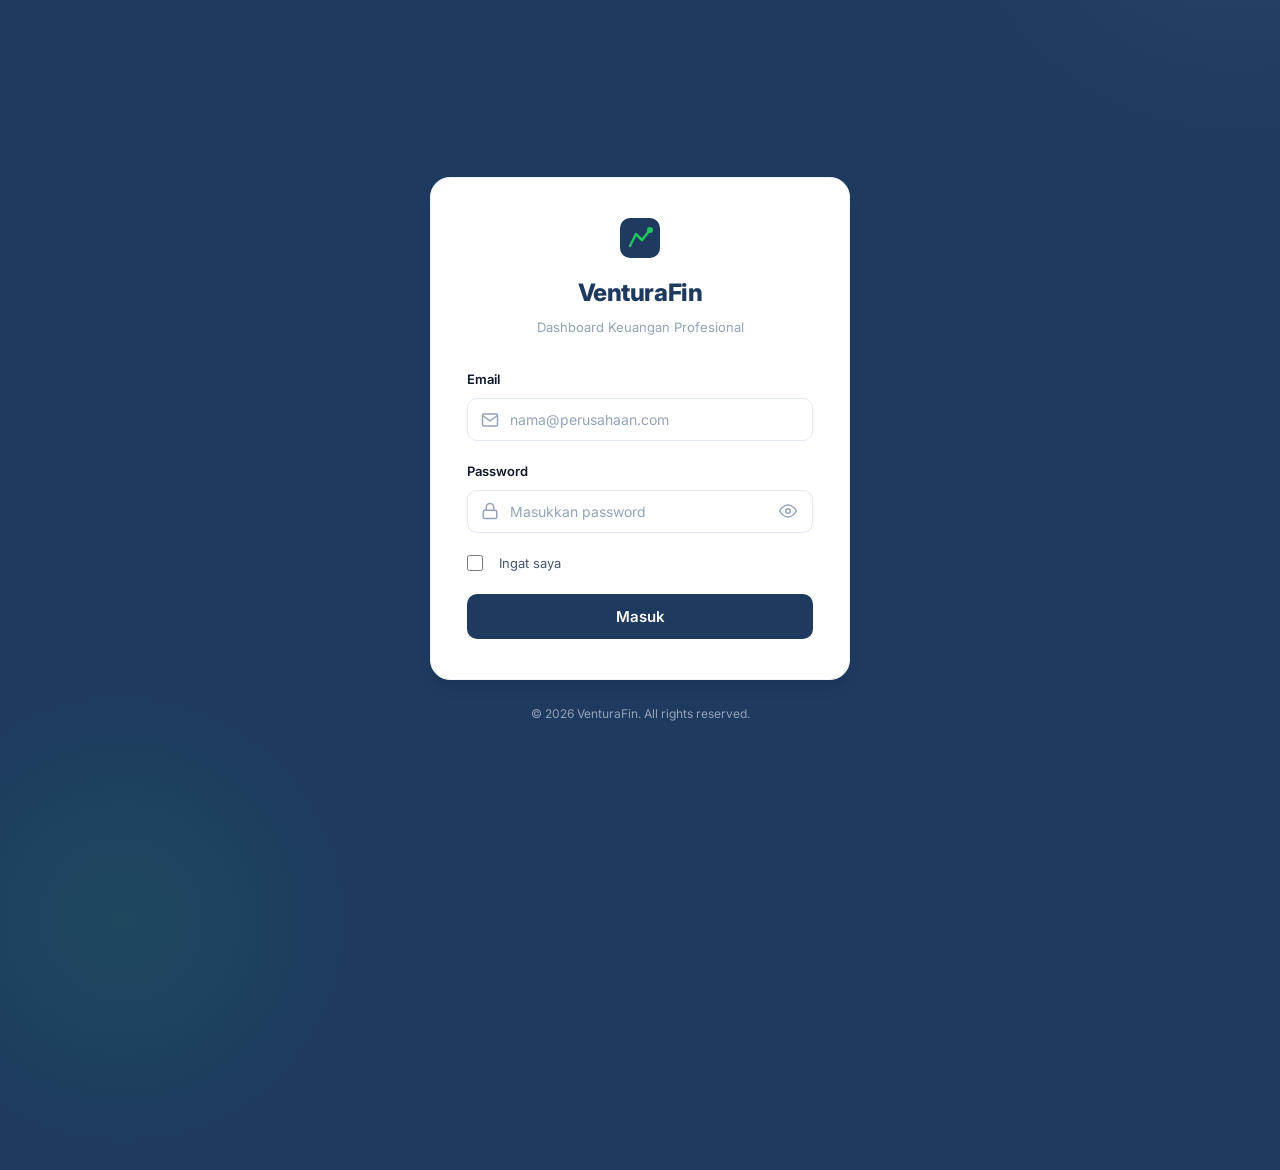
<file: index.html>
<!DOCTYPE html>
<html lang="id">
<head>
    <meta charset="UTF-8">
    <meta name="viewport" content="width=device-width, initial-scale=1.0">
    <meta name="description" content="VenturaFin - Dashboard Laporan Keuangan Profesional untuk UKM">
    <title>VenturaFin — Login</title>
    <link rel="preconnect" href="https://fonts.googleapis.com">
    <link rel="preconnect" href="https://fonts.gstatic.com" crossorigin>
    <link href="https://fonts.googleapis.com/css2?family=Inter:wght@300;400;500;600;700;800&display=swap" rel="stylesheet">
    <link rel="stylesheet" href="css/style.css">
    <link rel="stylesheet" href="css/login.css">
</head>
<body class="login-body">
    <div class="login-container">
        <div class="login-card">
            <div class="login-logo">
                <div class="logo-icon">
                    <svg width="40" height="40" viewBox="0 0 40 40" fill="none">
                        <rect width="40" height="40" rx="10" fill="#1E3A5F"/>
                        <path d="M10 28L16 16L22 22L30 12" stroke="#22C55E" stroke-width="2.5" stroke-linecap="round" stroke-linejoin="round"/>
                        <circle cx="30" cy="12" r="3" fill="#22C55E"/>
                    </svg>
                </div>
                <h1 class="logo-text">VenturaFin</h1>
                <p class="logo-subtitle">Dashboard Keuangan Profesional</p>
            </div>

            <form id="loginForm" class="login-form" autocomplete="off">
                <div class="form-group">
                    <label for="loginEmail">Email</label>
                    <div class="input-wrapper">
                        <svg class="input-icon" width="18" height="18" viewBox="0 0 24 24" fill="none" stroke="currentColor" stroke-width="2"><path d="M4 4h16c1.1 0 2 .9 2 2v12c0 1.1-.9 2-2 2H4c-1.1 0-2-.9-2-2V6c0-1.1.9-2 2-2z"/><polyline points="22,6 12,13 2,6"/></svg>
                        <input type="email" id="loginEmail" placeholder="nama@perusahaan.com" required>
                    </div>
                </div>
                <div class="form-group">
                    <label for="loginPassword">Password</label>
                    <div class="input-wrapper">
                        <svg class="input-icon" width="18" height="18" viewBox="0 0 24 24" fill="none" stroke="currentColor" stroke-width="2"><rect x="3" y="11" width="18" height="11" rx="2" ry="2"/><path d="M7 11V7a5 5 0 0 1 10 0v4"/></svg>
                        <input type="password" id="loginPassword" placeholder="Masukkan password" required>
                        <button type="button" class="toggle-password" id="togglePassword" aria-label="Toggle password visibility">
                            <svg class="eye-open" width="18" height="18" viewBox="0 0 24 24" fill="none" stroke="currentColor" stroke-width="2"><path d="M1 12s4-8 11-8 11 8 11 8-4 8-11 8-11-8-11-8z"/><circle cx="12" cy="12" r="3"/></svg>
                            <svg class="eye-closed" width="18" height="18" viewBox="0 0 24 24" fill="none" stroke="currentColor" stroke-width="2" style="display:none"><path d="M17.94 17.94A10.07 10.07 0 0 1 12 20c-7 0-11-8-11-8a18.45 18.45 0 0 1 5.06-5.94M9.9 4.24A9.12 9.12 0 0 1 12 4c7 0 11 8 11 8a18.5 18.5 0 0 1-2.16 3.19m-6.72-1.07a3 3 0 1 1-4.24-4.24"/><line x1="1" y1="1" x2="23" y2="23"/></svg>
                        </button>
                    </div>
                </div>
                <div class="form-options">
                    <label class="remember-me">
                        <input type="checkbox" id="rememberMe">
                        <span class="checkmark"></span>
                        Ingat saya
                    </label>
                </div>
                <button type="submit" class="btn-login" id="btnLogin">
                    <span class="btn-text">Masuk</span>
                    <span class="btn-loader" style="display:none">
                        <svg class="spinner" width="20" height="20" viewBox="0 0 24 24"><circle cx="12" cy="12" r="10" stroke="currentColor" stroke-width="3" fill="none" stroke-dasharray="30 70" stroke-linecap="round"/></svg>
                    </span>
                </button>
                <div class="login-error" id="loginError" style="display:none">
                    <svg width="16" height="16" viewBox="0 0 24 24" fill="none" stroke="currentColor" stroke-width="2"><circle cx="12" cy="12" r="10"/><line x1="15" y1="9" x2="9" y2="15"/><line x1="9" y1="9" x2="15" y2="15"/></svg>
                    <span id="loginErrorText"></span>
                </div>
            </form>


        </div>

        <div class="login-footer">
            <p>&copy; 2026 VenturaFin. All rights reserved.</p>
        </div>
    </div>

    <script src="js/data.js"></script>
    <script src="js/auth.js"></script>
    <script src="js/login.js"></script>
</body>
</html>
</file>
<file: css/style.css>
/* ========================================
   VenturaFin - Global Design System
   ======================================== */

/* --- CSS Custom Properties --- */
:root {
    /* Colors */
    --color-primary: #1E3A5F;
    --color-primary-light: #2a4f7f;
    --color-primary-dark: #152c49;
    --color-primary-50: rgba(30, 58, 95, 0.05);
    --color-primary-100: rgba(30, 58, 95, 0.1);
    
    --color-income: #22C55E;
    --color-income-light: #4ade80;
    --color-income-bg: rgba(34, 197, 94, 0.08);
    --color-income-border: rgba(34, 197, 94, 0.2);
    
    --color-expense: #EF4444;
    --color-expense-light: #f87171;
    --color-expense-bg: rgba(239, 68, 68, 0.08);
    --color-expense-border: rgba(239, 68, 68, 0.2);
    
    --color-accent: #3B82F6;
    --color-accent-light: #60a5fa;
    --color-accent-bg: rgba(59, 130, 246, 0.08);

    --color-warning: #F59E0B;
    --color-warning-bg: rgba(245, 158, 11, 0.08);

    /* Neutrals */
    --white: #FFFFFF;
    --bg-body: #F5F7FA;
    --bg-card: #FFFFFF;
    --bg-sidebar: #FFFFFF;
    --bg-hover: #F1F5F9;
    --bg-selected: #EEF2FF;

    --text-primary: #0F172A;
    --text-secondary: #475569;
    --text-tertiary: #94A3B8;
    --text-inverse: #FFFFFF;

    --border-color: #E2E8F0;
    --border-light: #F1F5F9;
    
    /* Shadows */
    --shadow-xs: 0 1px 2px rgba(0, 0, 0, 0.04);
    --shadow-sm: 0 1px 3px rgba(0, 0, 0, 0.06), 0 1px 2px rgba(0, 0, 0, 0.04);
    --shadow-md: 0 4px 6px -1px rgba(0, 0, 0, 0.07), 0 2px 4px -2px rgba(0, 0, 0, 0.05);
    --shadow-lg: 0 10px 15px -3px rgba(0, 0, 0, 0.08), 0 4px 6px -4px rgba(0, 0, 0, 0.05);
    --shadow-xl: 0 20px 25px -5px rgba(0, 0, 0, 0.1), 0 8px 10px -6px rgba(0, 0, 0, 0.05);

    /* Radii */
    --radius-sm: 6px;
    --radius-md: 10px;
    --radius-lg: 14px;
    --radius-xl: 20px;
    --radius-full: 9999px;

    /* Typography */
    --font-family: 'Inter', -apple-system, BlinkMacSystemFont, 'Segoe UI', sans-serif;
    --font-size-xs: 0.75rem;
    --font-size-sm: 0.8125rem;
    --font-size-base: 0.875rem;
    --font-size-md: 0.9375rem;
    --font-size-lg: 1.125rem;
    --font-size-xl: 1.25rem;
    --font-size-2xl: 1.5rem;
    --font-size-3xl: 1.875rem;

    /* Transitions */
    --transition-fast: 150ms ease;
    --transition-normal: 250ms ease;
    --transition-slow: 350ms ease;

    /* Layout */
    --sidebar-width: 260px;
    --sidebar-collapsed: 0px;
    --header-height: 64px;
}

/* --- Reset & Base --- */
*, *::before, *::after {
    margin: 0;
    padding: 0;
    box-sizing: border-box;
}

html {
    scroll-behavior: smooth;
    -webkit-font-smoothing: antialiased;
    -moz-osx-font-smoothing: grayscale;
}

body {
    font-family: var(--font-family);
    font-size: var(--font-size-base);
    color: var(--text-primary);
    background-color: var(--bg-body);
    line-height: 1.6;
    min-height: 100vh;
}

a {
    text-decoration: none;
    color: inherit;
}

img {
    max-width: 100%;
    display: block;
}

button {
    cursor: pointer;
    border: none;
    background: none;
    font-family: inherit;
    font-size: inherit;
}

input, select, textarea {
    font-family: inherit;
    font-size: var(--font-size-base);
}

table {
    border-collapse: collapse;
    width: 100%;
}

/* --- Utility Classes --- */
.btn {
    display: inline-flex;
    align-items: center;
    justify-content: center;
    gap: 8px;
    padding: 10px 20px;
    font-size: var(--font-size-base);
    font-weight: 500;
    border-radius: var(--radius-md);
    transition: all var(--transition-fast);
    cursor: pointer;
    border: 1px solid transparent;
    white-space: nowrap;
}

.btn-sm {
    padding: 6px 14px;
    font-size: var(--font-size-sm);
    border-radius: var(--radius-sm);
}

.btn-primary {
    background: var(--color-primary);
    color: var(--text-inverse);
}
.btn-primary:hover {
    background: var(--color-primary-light);
    transform: translateY(-1px);
    box-shadow: var(--shadow-md);
}

.btn-secondary {
    background: var(--bg-hover);
    color: var(--text-secondary);
    border-color: var(--border-color);
}
.btn-secondary:hover {
    background: var(--border-color);
}

.btn-accent {
    background: var(--color-accent);
    color: var(--text-inverse);
}
.btn-accent:hover {
    background: var(--color-accent-light);
    transform: translateY(-1px);
    box-shadow: var(--shadow-md);
}

.btn-danger {
    background: var(--color-expense);
    color: var(--text-inverse);
}
.btn-danger:hover {
    background: var(--color-expense-light);
}

.btn-ghost {
    background: transparent;
    color: var(--text-secondary);
}
.btn-ghost:hover {
    background: var(--bg-hover);
}

.btn-income {
    background: var(--color-income-bg);
    color: var(--color-income);
    border-color: var(--color-income-border);
}
.btn-income:hover {
    background: var(--color-income);
    color: var(--white);
}

.btn-expense {
    background: var(--color-expense-bg);
    color: var(--color-expense);
    border-color: var(--color-expense-border);
}
.btn-expense:hover {
    background: var(--color-expense);
    color: var(--white);
}

.btn-link {
    color: var(--color-accent);
    font-weight: 500;
    font-size: var(--font-size-sm);
    transition: color var(--transition-fast);
}
.btn-link:hover {
    color: var(--color-primary);
}

/* --- Form Elements --- */
.form-group {
    display: flex;
    flex-direction: column;
    gap: 6px;
}

.form-group label {
    font-size: var(--font-size-sm);
    font-weight: 500;
    color: var(--text-secondary);
}

.form-group input,
.form-group select,
.form-group textarea {
    padding: 10px 14px;
    border: 1.5px solid var(--border-color);
    border-radius: var(--radius-md);
    background: var(--white);
    color: var(--text-primary);
    transition: all var(--transition-fast);
    outline: none;
}

.form-group input:focus,
.form-group select:focus,
.form-group textarea:focus {
    border-color: var(--color-primary);
    box-shadow: 0 0 0 3px var(--color-primary-50);
}

.form-group input::placeholder,
.form-group textarea::placeholder {
    color: var(--text-tertiary);
}

.form-group textarea {
    resize: vertical;
    min-height: 80px;
}

.form-row {
    display: grid;
    grid-template-columns: 1fr 1fr;
    gap: 16px;
}

.form-actions {
    display: flex;
    justify-content: flex-end;
    gap: 12px;
    margin-top: 8px;
}

/* --- Data Table --- */
.data-table {
    width: 100%;
    border-collapse: collapse;
}

.data-table thead {
    background: var(--bg-body);
}

.data-table th {
    padding: 12px 16px;
    text-align: left;
    font-size: var(--font-size-xs);
    font-weight: 600;
    color: var(--text-tertiary);
    text-transform: uppercase;
    letter-spacing: 0.05em;
    border-bottom: 1px solid var(--border-color);
}

.data-table td {
    padding: 14px 16px;
    font-size: var(--font-size-base);
    border-bottom: 1px solid var(--border-light);
    color: var(--text-primary);
}

.data-table tbody tr {
    transition: background var(--transition-fast);
}

.data-table tbody tr:hover {
    background: var(--bg-hover);
}

/* --- Modal --- */
.modal-overlay {
    position: fixed;
    top: 0;
    left: 0;
    right: 0;
    bottom: 0;
    background: rgba(15, 23, 42, 0.5);
    backdrop-filter: blur(4px);
    display: flex;
    align-items: center;
    justify-content: center;
    z-index: 1000;
    animation: fadeIn 0.2s ease;
}

.modal-card {
    background: var(--white);
    border-radius: var(--radius-lg);
    padding: 32px;
    max-width: 440px;
    width: 90%;
    box-shadow: var(--shadow-xl);
    text-align: center;
    animation: slideUp 0.3s ease;
}

.modal-card.modal-form {
    text-align: left;
    max-width: 500px;
}

.modal-header {
    display: flex;
    align-items: center;
    justify-content: space-between;
    margin-bottom: 24px;
}

.modal-header h3 {
    font-size: var(--font-size-lg);
    font-weight: 600;
}

.modal-close {
    width: 32px;
    height: 32px;
    display: flex;
    align-items: center;
    justify-content: center;
    border-radius: var(--radius-sm);
    font-size: 1.5rem;
    color: var(--text-tertiary);
    transition: all var(--transition-fast);
}
.modal-close:hover {
    background: var(--bg-hover);
    color: var(--text-primary);
}

.modal-icon {
    width: 56px;
    height: 56px;
    border-radius: var(--radius-full);
    display: flex;
    align-items: center;
    justify-content: center;
    margin: 0 auto 16px;
}
.modal-icon.danger {
    background: var(--color-expense-bg);
    color: var(--color-expense);
}

.modal-card h3 {
    font-size: var(--font-size-lg);
    margin-bottom: 8px;
}

.modal-card p {
    color: var(--text-secondary);
    font-size: var(--font-size-base);
    margin-bottom: 24px;
}

.modal-actions {
    display: flex;
    gap: 12px;
    justify-content: center;
}

.modal-form .form-group {
    margin-bottom: 16px;
}

/* --- Toast --- */
.toast {
    position: fixed;
    bottom: 24px;
    right: 24px;
    background: var(--color-income);
    color: white;
    padding: 14px 24px;
    border-radius: var(--radius-md);
    display: flex;
    align-items: center;
    gap: 10px;
    font-weight: 500;
    box-shadow: var(--shadow-lg);
    z-index: 9999;
    animation: toastIn 0.4s ease;
}

/* --- Badges --- */
.badge {
    display: inline-flex;
    align-items: center;
    padding: 3px 10px;
    border-radius: var(--radius-full);
    font-size: var(--font-size-xs);
    font-weight: 600;
    letter-spacing: 0.02em;
}

.badge-income {
    background: var(--color-income-bg);
    color: var(--color-income);
}

.badge-expense {
    background: var(--color-expense-bg);
    color: var(--color-expense);
}

.badge-active {
    background: var(--color-income-bg);
    color: var(--color-income);
}

.badge-inactive {
    background: var(--bg-hover);
    color: var(--text-tertiary);
}

.badge-admin {
    background: var(--color-accent-bg);
    color: var(--color-accent);
}

.badge-user {
    background: var(--bg-hover);
    color: var(--text-secondary);
}

/* --- Page Elements --- */
.page-heading {
    margin-bottom: 24px;
}
.page-heading h1 {
    font-size: var(--font-size-2xl);
    font-weight: 700;
    color: var(--text-primary);
    margin-bottom: 4px;
}
.page-heading p {
    color: var(--text-secondary);
    font-size: var(--font-size-base);
}

.section-header {
    display: flex;
    align-items: center;
    justify-content: space-between;
    margin-bottom: 16px;
}
.section-header h2 {
    font-size: var(--font-size-lg);
    font-weight: 600;
}

.table-card {
    background: var(--bg-card);
    border-radius: var(--radius-lg);
    border: 1px solid var(--border-color);
    overflow: hidden;
}

.table-wrapper {
    overflow-x: auto;
}

.table-info {
    padding: 16px 20px;
    border-bottom: 1px solid var(--border-light);
    font-size: var(--font-size-sm);
    color: var(--text-secondary);
}

.empty-state {
    padding: 48px 24px;
    text-align: center;
    color: var(--text-tertiary);
}
.empty-state svg {
    margin: 0 auto 12px;
}

/* --- Animations --- */
@keyframes fadeIn {
    from { opacity: 0; }
    to { opacity: 1; }
}

@keyframes slideUp {
    from { 
        opacity: 0;
        transform: translateY(20px) scale(0.97);
    }
    to { 
        opacity: 1;
        transform: translateY(0) scale(1);
    }
}

@keyframes toastIn {
    from {
        opacity: 0;
        transform: translateX(100px);
    }
    to {
        opacity: 1;
        transform: translateX(0);
    }
}

@keyframes spin {
    to { transform: rotate(360deg); }
}

.spinner {
    animation: spin 0.8s linear infinite;
}

/* --- Scrollbar --- */
::-webkit-scrollbar {
    width: 6px;
    height: 6px;
}
::-webkit-scrollbar-track {
    background: transparent;
}
::-webkit-scrollbar-thumb {
    background: var(--border-color);
    border-radius: 3px;
}
::-webkit-scrollbar-thumb:hover {
    background: var(--text-tertiary);
}

/* --- Responsive --- */
@media (max-width: 768px) {
    .form-row {
        grid-template-columns: 1fr;
    }
    .modal-card {
        margin: 16px;
    }
}
</file>
<file: css/login.css>
/* ========================================
   VenturaFin - Login Page Styles
   ======================================== */

.login-body {
    background: #1E3A5F !important; /* Navy Blue Background - !important untuk override style.css */
    min-height: 100vh;
    display: flex;
    align-items: center;
    justify-content: center;
    padding: 20px;
    position: relative;
    overflow: hidden;
}

/* Override body default background khusus halaman login */
body.login-body {
    background-color: #1E3A5F !important;
}

/* Decorative background pattern */
.login-body::before {
    content: '';
    position: absolute;
    top: -50%;
    right: -20%;
    width: 600px;
    height: 600px;
    background: radial-gradient(circle, rgba(255, 255, 255, 0.05) 0%, transparent 70%);
    border-radius: 50%;
}
.login-body::after {
    content: '';
    position: absolute;
    bottom: -30%;
    left: -10%;
    width: 500px;
    height: 500px;
    background: radial-gradient(circle, rgba(34, 197, 94, 0.1) 0%, transparent 70%);
    border-radius: 50%;
}

.login-container {
    display: flex;
    flex-direction: column;
    align-items: center;
    gap: 24px;
    width: 100%;
    max-width: 420px;
    position: relative;
    z-index: 1;
    animation: fadeIn 0.5s ease;
}

.login-card {
    background: var(--white);
    border-radius: var(--radius-xl);
    padding: 40px 36px;
    width: 100%;
    box-shadow: var(--shadow-lg);
    border: 1px solid var(--border-light);
}

/* Logo */
.login-logo {
    text-align: center;
    margin-bottom: 32px;
}

.logo-icon {
    display: inline-flex;
    margin-bottom: 16px;
    animation: slideUp 0.5s ease;
}

.logo-text {
    font-size: var(--font-size-2xl);
    font-weight: 800;
    color: var(--color-primary);
    letter-spacing: -0.02em;
}

.logo-subtitle {
    font-size: var(--font-size-sm);
    color: var(--text-tertiary);
    margin-top: 4px;
}

/* Login Form */
.login-form {
    display: flex;
    flex-direction: column;
    gap: 20px;
}

.login-form .form-group label {
    font-size: var(--font-size-sm);
    font-weight: 600;
    color: var(--text-primary);
    margin-bottom: 2px;
}

.input-wrapper {
    position: relative;
    display: flex;
    align-items: center;
}

.input-icon {
    position: absolute;
    left: 14px;
    color: var(--text-tertiary);
    pointer-events: none;
    transition: color var(--transition-fast);
}

.input-wrapper input {
    width: 100%;
    padding: 12px 14px 12px 42px;
    border: 1.5px solid var(--border-color);
    border-radius: var(--radius-md);
    font-size: var(--font-size-base);
    color: var(--text-primary);
    background: var(--white);
    transition: all var(--transition-fast);
    outline: none;
}

.input-wrapper input:focus {
    border-color: var(--color-primary);
    box-shadow: 0 0 0 3px var(--color-primary-50);
}

.input-wrapper input:focus ~ .input-icon,
.input-wrapper input:focus + .input-icon {
    color: var(--color-primary);
}

.input-wrapper:focus-within .input-icon {
    color: var(--color-primary);
}

/* Toggle Password */
.toggle-password {
    position: absolute;
    right: 12px;
    padding: 4px;
    color: var(--text-tertiary);
    transition: color var(--transition-fast);
    display: flex;
    align-items: center;
    justify-content: center;
}
.toggle-password:hover {
    color: var(--text-secondary);
}

/* Form Options */
.form-options {
    display: flex;
    align-items: center;
    justify-content: space-between;
}

.remember-me {
    display: flex;
    align-items: center;
    gap: 8px;
    font-size: var(--font-size-sm);
    color: var(--text-secondary);
    cursor: pointer;
    user-select: none;
}

.remember-me input[type="checkbox"] {
    width: 16px;
    height: 16px;
    border-radius: 4px;
    accent-color: var(--color-primary);
    cursor: pointer;
}

/* Login Button */
.btn-login {
    width: 100%;
    padding: 13px;
    background: var(--color-primary);
    color: var(--text-inverse);
    border: none;
    border-radius: var(--radius-md);
    font-size: var(--font-size-md);
    font-weight: 600;
    cursor: pointer;
    transition: all var(--transition-fast);
    display: flex;
    align-items: center;
    justify-content: center;
    gap: 8px;
}

.btn-login:hover {
    background: var(--color-primary-light);
    transform: translateY(-1px);
    box-shadow: 0 4px 12px rgba(30, 58, 95, 0.3);
}

.btn-login:active {
    transform: translateY(0);
}

/* Error message */
.login-error {
    display: flex;
    align-items: center;
    gap: 8px;
    padding: 12px 16px;
    background: var(--color-expense-bg);
    color: var(--color-expense);
    border-radius: var(--radius-md);
    font-size: var(--font-size-sm);
    font-weight: 500;
    animation: slideUp 0.3s ease;
    border: 1px solid var(--color-expense-border);
}

/* Demo Info */
.login-demo-info {
    margin-top: 24px;
    padding-top: 24px;
    border-top: 1px solid var(--border-light);
}

.demo-title {
    font-size: var(--font-size-sm);
    font-weight: 600;
    color: var(--text-secondary);
    margin-bottom: 12px;
}

.demo-accounts {
    display: flex;
    flex-direction: column;
    gap: 8px;
}

.demo-account {
    display: flex;
    align-items: center;
    gap: 10px;
    padding: 10px 14px;
    background: var(--bg-body);
    border-radius: var(--radius-md);
    cursor: pointer;
    transition: all var(--transition-fast);
    border: 1px solid transparent;
}

.demo-account:hover {
    border-color: var(--color-primary-100);
    background: var(--color-primary-50);
}

.demo-role {
    font-size: var(--font-size-xs);
    font-weight: 700;
    padding: 2px 8px;
    border-radius: var(--radius-full);
    text-transform: uppercase;
    letter-spacing: 0.05em;
}
.demo-role.admin {
    background: var(--color-accent-bg);
    color: var(--color-accent);
}
.demo-role.user {
    background: var(--color-income-bg);
    color: var(--color-income);
}

.demo-email {
    font-size: var(--font-size-sm);
    color: var(--text-primary);
    font-weight: 500;
    flex: 1;
}

.demo-pass {
    font-size: var(--font-size-xs);
    color: var(--text-tertiary);
    font-family: 'Courier New', monospace;
}

/* Footer */
.login-footer {
    text-align: center;
}
.login-footer p {
    font-size: var(--font-size-xs);
    color: var(--text-tertiary);
}

/* Responsive */
@media (max-width: 480px) {
    .login-card {
        padding: 28px 24px;
    }
}
</file>
<file: css/dashboard.css>
/* ========================================
   VenturaFin - Dashboard Layout Styles
   ======================================== */

/* --- App Layout --- */
.app-layout {
    display: flex;
    min-height: 100vh;
}

/* --- Sidebar --- */
.sidebar {
    position: fixed;
    top: 0;
    left: 0;
    bottom: 0;
    width: var(--sidebar-width);
    background: #1E3A5F; /* Navy Blue */
    border-right: none;
    display: flex;
    flex-direction: column;
    z-index: 100;
    transition: transform var(--transition-normal);
    overflow-y: auto;
    box-shadow: 2px 0 12px rgba(0,0,0,0.1);
}

.sidebar-header {
    display: flex;
    align-items: center;
    justify-content: space-between;
    padding: 20px 20px 16px;
    border-bottom: 1px solid rgba(255,255,255,0.1);
}

.sidebar-logo {
    display: flex;
    align-items: center;
    gap: 10px;
}

.sidebar-brand {
    font-size: var(--font-size-lg);
    font-weight: 800;
    color: #FFFFFF;
    letter-spacing: -0.02em;
}

.sidebar-close {
    display: none;
    width: 32px;
    height: 32px;
    align-items: center;
    justify-content: center;
    border-radius: var(--radius-sm);
    color: rgba(255,255,255,0.6);
}
.sidebar-close:hover {
    color: #fff;
    background: rgba(255,255,255,0.1);
}

/* Navigation */
.sidebar-nav {
    padding: 12px;
    flex: 1;
    display: flex;
    flex-direction: column;
    gap: 2px;
}

.nav-item {
    display: flex;
    align-items: center;
    gap: 12px;
    padding: 11px 14px;
    border-radius: var(--radius-md);
    font-size: var(--font-size-base);
    font-weight: 500;
    color: rgba(255,255,255,0.65);
    transition: all var(--transition-fast);
    position: relative;
}

.nav-item:hover {
    background: rgba(255,255,255,0.08);
    color: #FFFFFF;
}

.nav-item.active {
    background: rgba(255,255,255,0.15);
    color: #FFFFFF;
    font-weight: 600;
}

.nav-item.active::before {
    content: '';
    position: absolute;
    left: 0;
    top: 8px;
    bottom: 8px;
    width: 3px;
    background: #22C55E;
    border-radius: 0 3px 3px 0;
}

.nav-item svg {
    flex-shrink: 0;
    opacity: 0.7;
}

.nav-item.active svg,
.nav-item:hover svg {
    opacity: 1;
}

.nav-divider {
    height: 1px;
    background: rgba(255,255,255,0.1);
    margin: 8px 0;
}

/* Sidebar Footer */
.sidebar-footer {
    padding: 16px;
    border-top: 1px solid rgba(255,255,255,0.1);
}

.btn-logout {
    display: flex;
    align-items: center;
    gap: 10px;
    width: 100%;
    padding: 11px 14px;
    border-radius: var(--radius-md);
    font-size: var(--font-size-base);
    font-weight: 500;
    color: rgba(255,255,255,0.65);
    transition: all var(--transition-fast);
}

.btn-logout:hover {
    background: rgba(239,68,68,0.15);
    color: #f87171;
}

/* Sidebar Overlay (mobile) */
.sidebar-overlay {
    display: none;
    position: fixed;
    top: 0;
    left: 0;
    right: 0;
    bottom: 0;
    background: rgba(0, 0, 0, 0.4);
    z-index: 99;
}

/* --- Main Content --- */
.main-content {
    margin-left: var(--sidebar-width);
    flex: 1;
    min-height: 100vh;
    display: flex;
    flex-direction: column;
}

/* --- Top Header --- */
.top-header {
    display: flex;
    align-items: center;
    justify-content: space-between;
    padding: 0 32px;
    height: var(--header-height);
    background: #FFFFFF; /* White Navbar */
    border-bottom: 1px solid #E2E8F0;
    position: sticky;
    top: 0;
    z-index: 50;
    box-shadow: 0 4px 6px -1px rgba(0, 0, 0, 0.05), 0 2px 4px -1px rgba(0, 0, 0, 0.03);
}

.top-header::after {
    content: '';
    position: absolute;
    bottom: -1px;
    left: 0;
    right: 0;
    height: 1px;
    background: linear-gradient(90deg, transparent 0%, #E2E8F0 50%, transparent 100%);
    opacity: 0.5;
}

.header-left {
    display: flex;
    align-items: center;
    gap: 16px;
}

.hamburger {
    display: none;
    width: 36px;
    height: 36px;
    align-items: center;
    justify-content: center;
    border-radius: var(--radius-sm);
    color: var(--text-secondary);
    transition: all var(--transition-fast);
}

.hamburger:hover {
    background: var(--bg-hover);
}

.page-title h1 {
    font-size: var(--font-size-lg);
    font-weight: 700;
    color: var(--text-primary);
    line-height: 1.3;
}

.page-subtitle {
    font-size: var(--font-size-xs);
    color: var(--text-tertiary);
}

.header-right {
    display: flex;
    align-items: center;
    gap: 20px;
}

.header-date {
    font-size: var(--font-size-sm);
    color: var(--text-tertiary);
    font-weight: 500;
}

/* User Menu */
.user-menu {
    position: relative;
}

.user-avatar {
    width: 38px;
    height: 38px;
    border-radius: 12px;
    background: #F1F5F9;
    color: #1E3A5F;
    display: flex;
    align-items: center;
    justify-content: center;
    cursor: pointer;
    transition: all 0.2s cubic-bezier(0.4, 0, 0.2, 1);
    border: 1px solid #E2E8F0;
}

.user-avatar:hover {
    background: #1E3A5F;
    color: #FFFFFF;
    transform: translateY(-1px);
    box-shadow: 0 4px 6px -1px rgba(0, 0, 0, 0.1);
}

.user-avatar span {
    font-size: 14px;
    font-weight: 700;
}

.user-dropdown {
    position: absolute;
    top: calc(100% + 8px);
    right: 0;
    background: var(--white);
    border: 1px solid var(--border-color);
    border-radius: var(--radius-lg);
    padding: 8px;
    min-width: 220px;
    box-shadow: var(--shadow-xl);
    display: none;
    animation: slideUp 0.2s ease;
    z-index: 200;
}

.user-dropdown.show {
    display: block;
}

.dropdown-header {
    padding: 10px 12px;
    display: flex;
    flex-direction: column;
}

.dropdown-name {
    font-weight: 600;
    font-size: var(--font-size-base);
    color: var(--text-primary);
}

.dropdown-email {
    font-size: var(--font-size-xs);
    color: var(--text-tertiary);
}

.dropdown-divider {
    height: 1px;
    background: var(--border-light);
    margin: 4px 0;
}

.dropdown-item {
    display: flex;
    align-items: center;
    gap: 10px;
    padding: 9px 12px;
    border-radius: var(--radius-sm);
    font-size: var(--font-size-sm);
    color: var(--text-secondary);
    cursor: pointer;
    transition: all var(--transition-fast);
    width: 100%;
    text-align: left;
}
.dropdown-item:hover {
    background: var(--bg-hover);
    color: var(--text-primary);
}

/* --- Content Area --- */
.content-area {
    padding: 28px;
    flex: 1;
}

/* --- Summary Cards --- */
.summary-cards {
    display: grid;
    grid-template-columns: repeat(4, 1fr);
    gap: 20px;
    margin-bottom: 24px;
}

.summary-card {
    background: var(--bg-card);
    border-radius: var(--radius-lg);
    padding: 22px 24px;
    border: 1px solid var(--border-color);
    display: flex;
    align-items: flex-start;
    gap: 16px;
    transition: all var(--transition-normal);
    animation: fadeIn 0.5s ease;
}

.summary-card:hover {
    transform: translateY(-2px);
    box-shadow: var(--shadow-md);
}

.card-icon {
    width: 48px;
    height: 48px;
    border-radius: var(--radius-md);
    display: flex;
    align-items: center;
    justify-content: center;
    flex-shrink: 0;
}

.card-saldo .card-icon {
    background: var(--color-primary-50);
    color: var(--color-primary);
}
.card-pemasukan .card-icon,
.card-icon.income {
    background: var(--color-income-bg);
    color: var(--color-income);
}
.card-pengeluaran .card-icon,
.card-icon.expense {
    background: var(--color-expense-bg);
    color: var(--color-expense);
}
.card-transaksi .card-icon,
.card-icon.transactions {
    background: var(--color-accent-bg);
    color: var(--color-accent);
}

.card-info {
    display: flex;
    flex-direction: column;
    gap: 4px;
    min-width: 0;
}

.card-label {
    font-size: var(--font-size-xs);
    font-weight: 500;
    color: var(--text-tertiary);
    text-transform: uppercase;
    letter-spacing: 0.04em;
}

.card-value {
    font-size: var(--font-size-xl);
    font-weight: 700;
    color: var(--text-primary);
    line-height: 1.3;
    white-space: nowrap;
    overflow: hidden;
    text-overflow: ellipsis;
}

.card-change {
    display: inline-flex;
    align-items: center;
    gap: 4px;
    font-size: var(--font-size-xs);
    font-weight: 500;
}

.card-change.positive {
    color: var(--color-income);
}

.card-change.negative {
    color: var(--color-expense);
}

.card-change.neutral {
    color: var(--text-tertiary);
}

/* --- Charts Row --- */
.charts-row {
    display: grid;
    grid-template-columns: 2fr 1fr;
    gap: 20px;
    margin-bottom: 24px;
}

.chart-card {
    background: var(--bg-card);
    border-radius: var(--radius-lg);
    border: 1px solid var(--border-color);
    overflow: hidden;
}

.chart-header {
    display: flex;
    align-items: center;
    justify-content: space-between;
    padding: 20px 24px 0;
}

.chart-header h2 {
    font-size: var(--font-size-md);
    font-weight: 700;
    color: var(--text-primary);
    margin-bottom: 4px;
}

/* Period Selector */
.period-selector {
    display: flex;
    background: #F1F5F9;
    padding: 4px;
    border-radius: 8px;
    gap: 2px;
}

.period-btn {
    padding: 6px 12px;
    font-size: 11px;
    font-weight: 600;
    color: #64748B;
    background: transparent;
    border: none;
    border-radius: 6px;
    cursor: pointer;
    transition: all 0.2s ease;
}

.period-btn:hover {
    color: #1E293B;
    background: rgba(0,0,0,0.05);
}

.period-btn.active {
    background: #FFFFFF;
    color: #1E3A5F;
    box-shadow: 0 1px 3px rgba(0,0,0,0.1);
}

.chart-legend {
    display: flex;
    gap: 16px;
}

.legend-item {
    display: flex;
    align-items: center;
    gap: 6px;
    font-size: var(--font-size-xs);
    color: var(--text-secondary);
}

.legend-dot {
    width: 8px;
    height: 8px;
    border-radius: var(--radius-full);
}
.legend-dot.income { background: var(--color-income); }
.legend-dot.expense { background: var(--color-expense); }

.chart-body {
    padding: 16px 20px 20px;
    position: relative;
    height: 300px;
}

/* --- Recent Transactions --- */
.recent-transactions {
    background: var(--bg-card);
    border-radius: var(--radius-lg);
    border: 1px solid var(--border-color);
    padding: 24px;
}

.recent-transactions .section-header {
    margin-bottom: 16px;
}

.transactions-table-wrapper {
    overflow-x: auto;
}

.transactions-table {
    width: 100%;
    border-collapse: collapse;
}

.transactions-table thead {
    background: var(--bg-body);
}

.transactions-table th {
    padding: 10px 16px;
    text-align: left;
    font-size: var(--font-size-xs);
    font-weight: 600;
    color: var(--text-tertiary);
    text-transform: uppercase;
    letter-spacing: 0.05em;
}

.transactions-table td {
    padding: 12px 16px;
    font-size: var(--font-size-base);
    border-top: 1px solid var(--border-light);
}

.transactions-table tbody tr {
    transition: background var(--transition-fast);
}

.transactions-table tbody tr:hover {
    background: var(--bg-hover);
}

.nominal-income {
    color: var(--color-income);
    font-weight: 600;
}

.nominal-expense {
    color: var(--color-expense);
    font-weight: 600;
}

/* --- Responsive --- */
@media (max-width: 1200px) {
    .summary-cards {
        grid-template-columns: repeat(2, 1fr);
    }
    .charts-row {
        grid-template-columns: 1fr;
    }
}

@media (max-width: 768px) {
    .sidebar {
        transform: translateX(-100%);
    }
    .sidebar.open {
        transform: translateX(0);
    }
    .sidebar-close {
        display: flex;
    }
    .sidebar-overlay.show {
        display: block;
    }
    .main-content {
        margin-left: 0;
    }
    .hamburger {
        display: flex;
    }
    .content-area {
        padding: 20px 16px;
    }
    .top-header {
        padding: 0 16px;
    }
    .header-date {
        display: none;
    }
}

@media (max-width: 480px) {
    .summary-cards {
        grid-template-columns: 1fr;
    }
    .card-value {
        font-size: var(--font-size-lg);
    }
    .page-title h1 {
        font-size: 18px;
    }
    .page-subtitle {
        display: none;
    }
    .dropdown-header {
        display: none;
    }
    .header-left {
        gap: 8px;
    }
    .user-avatar {
        width: 32px;
        height: 32px;
    }
    .data-table th, .data-table td {
        white-space: nowrap;
        padding: 10px;
    }
}
</file>
<file: css/kategori.css>
/* ========================================
   VenturaFin - Kategori Page Styles
   ======================================== */

.kategori-grid {
    display: grid;
    grid-template-columns: 1fr 1fr;
    gap: 24px;
}

.kategori-card {
    background: var(--bg-card);
    border-radius: var(--radius-lg);
    border: 1px solid var(--border-color);
    overflow: hidden;
}

.kategori-header {
    display: flex;
    align-items: center;
    justify-content: space-between;
    padding: 20px 24px;
    border-bottom: 1px solid var(--border-light);
}

.kategori-header h2 {
    display: flex;
    align-items: center;
    gap: 10px;
    font-size: var(--font-size-md);
    font-weight: 600;
}

.kategori-header.income h2 {
    color: var(--color-income);
}

.kategori-header.expense h2 {
    color: var(--color-expense);
}

/* Category List */
.kategori-list {
    padding: 8px;
}

.kategori-item {
    display: flex;
    align-items: center;
    justify-content: space-between;
    padding: 12px 16px;
    border-radius: var(--radius-sm);
    transition: background var(--transition-fast);
}

.kategori-item:hover {
    background: var(--bg-hover);
}

.kategori-item-name {
    font-size: var(--font-size-base);
    font-weight: 500;
    color: var(--text-primary);
    display: flex;
    align-items: center;
    gap: 10px;
}

.kategori-item-name::before {
    content: '';
    width: 8px;
    height: 8px;
    border-radius: 50%;
    flex-shrink: 0;
}

.kategori-item.income .kategori-item-name::before {
    background: var(--color-income);
}

.kategori-item.expense .kategori-item-name::before {
    background: var(--color-expense);
}

.kategori-item-actions {
    display: flex;
    gap: 4px;
    opacity: 0;
    transition: opacity var(--transition-fast);
}

.kategori-item:hover .kategori-item-actions {
    opacity: 1;
}

.kat-action-btn {
    width: 30px;
    height: 30px;
    display: flex;
    align-items: center;
    justify-content: center;
    border-radius: var(--radius-sm);
    color: var(--text-tertiary);
    transition: all var(--transition-fast);
}

.kat-action-btn:hover {
    background: var(--bg-body);
    color: var(--text-primary);
}

.kat-action-btn.delete:hover {
    background: var(--color-expense-bg);
    color: var(--color-expense);
}

.kategori-empty {
    padding: 32px 24px;
    text-align: center;
    color: var(--text-tertiary);
    font-size: var(--font-size-sm);
}

@media (max-width: 768px) {
    .kategori-grid {
        grid-template-columns: 1fr;
    }
    .kategori-item-actions {
        opacity: 1;
    }
}
</file>
<file: css/profil.css>
/* ========================================
   VenturaFin - Profil Page Styles
   ======================================== */

.profil-grid {
    display: grid;
    grid-template-columns: 320px 1fr;
    gap: 24px;
    align-items: start;
}

.profil-card {
    background: var(--bg-card);
    border-radius: var(--radius-lg);
    border: 1px solid var(--border-color);
    padding: 28px;
}

.profil-card h2 {
    font-size: var(--font-size-lg);
    font-weight: 600;
    margin-bottom: 24px;
    padding-bottom: 16px;
    border-bottom: 1px solid var(--border-light);
}

.profil-card .form-group {
    margin-bottom: 18px;
}

/* Photo Section */
.photo-card {
    grid-row: span 2;
}

.photo-section {
    display: flex;
    flex-direction: column;
    align-items: center;
    gap: 16px;
    margin-bottom: 24px;
    padding-bottom: 24px;
    border-bottom: 1px solid var(--border-light);
}

.profile-photo {
    width: 100px;
    height: 100px;
    border-radius: var(--radius-full);
    background: linear-gradient(135deg, var(--color-primary), var(--color-primary-light));
    display: flex;
    align-items: center;
    justify-content: center;
    overflow: hidden;
    position: relative;
}

.photo-initials {
    color: white;
    font-size: var(--font-size-3xl);
    font-weight: 700;
}

.profile-photo img {
    width: 100%;
    height: 100%;
    object-fit: cover;
    position: absolute;
    top: 0;
    left: 0;
}

.photo-actions {
    display: flex;
    gap: 8px;
}

.profile-info-summary {
    text-align: center;
}

.profile-info-summary h3 {
    font-size: var(--font-size-lg);
    font-weight: 700;
    margin-bottom: 6px;
}

.role-badge {
    display: inline-block;
    padding: 3px 12px;
    border-radius: var(--radius-full);
    font-size: var(--font-size-xs);
    font-weight: 600;
    background: var(--color-accent-bg);
    color: var(--color-accent);
    text-transform: uppercase;
    letter-spacing: 0.04em;
    margin-bottom: 8px;
}

.profile-email-display {
    font-size: var(--font-size-sm);
    color: var(--text-tertiary);
}

@media (max-width: 900px) {
    .profil-grid {
        grid-template-columns: 1fr;
    }
    .photo-card {
        grid-row: auto;
    }
}
</file>
<file: css/riwayat.css>
/* ========================================
   VenturaFin - Riwayat Page Styles
   ======================================== */

.filters-card {
    background: var(--bg-card);
    border-radius: var(--radius-lg);
    border: 1px solid var(--border-color);
    padding: 20px 24px;
    margin-bottom: 20px;
}

.filters-row {
    display: flex;
    gap: 16px;
    align-items: flex-end;
    flex-wrap: wrap;
}

.filter-group {
    display: flex;
    flex-direction: column;
    gap: 6px;
    min-width: 140px;
}

.filter-group label {
    font-size: var(--font-size-xs);
    font-weight: 600;
    color: var(--text-tertiary);
    text-transform: uppercase;
    letter-spacing: 0.04em;
}

.filter-group input,
.filter-group select {
    padding: 9px 12px;
    border: 1.5px solid var(--border-color);
    border-radius: var(--radius-sm);
    font-size: var(--font-size-sm);
    color: var(--text-primary);
    background: var(--white);
    outline: none;
    transition: all var(--transition-fast);
}

.filter-group input:focus,
.filter-group select:focus {
    border-color: var(--color-primary);
    box-shadow: 0 0 0 3px var(--color-primary-50);
}

.search-input-wrapper {
    position: relative;
    display: flex;
    align-items: center;
}

.search-input-wrapper svg {
    position: absolute;
    left: 10px;
    color: var(--text-tertiary);
    pointer-events: none;
}

.search-input-wrapper input {
    padding-left: 34px !important;
    width: 100%;
}

.filter-actions {
    min-width: auto;
}

/* Pagination */
.table-pagination {
    display: flex;
    align-items: center;
    justify-content: center;
    gap: 4px;
    padding: 16px 20px;
    border-top: 1px solid var(--border-light);
}

.page-btn {
    width: 36px;
    height: 36px;
    display: flex;
    align-items: center;
    justify-content: center;
    border-radius: var(--radius-sm);
    font-size: var(--font-size-sm);
    font-weight: 500;
    color: var(--text-secondary);
    cursor: pointer;
    transition: all var(--transition-fast);
    border: 1px solid transparent;
}

.page-btn:hover {
    background: var(--bg-hover);
    border-color: var(--border-color);
}

.page-btn.active {
    background: var(--color-primary);
    color: var(--white);
    border-color: var(--color-primary);
}

.page-btn:disabled {
    opacity: 0.4;
    cursor: not-allowed;
}

/* Action buttons in table */
.action-btns {
    display: flex;
    gap: 6px;
}

.action-btn {
    width: 32px;
    height: 32px;
    display: flex;
    align-items: center;
    justify-content: center;
    border-radius: var(--radius-sm);
    color: var(--text-tertiary);
    transition: all var(--transition-fast);
}

.action-btn:hover {
    background: var(--bg-hover);
    color: var(--text-primary);
}

.action-btn.delete:hover {
    background: var(--color-expense-bg);
    color: var(--color-expense);
}

@media (max-width: 768px) {
    .filters-row {
        flex-direction: column;
    }
    .filter-group {
        width: 100%;
        min-width: unset;
    }
}
</file>
<file: css/transaksi.css>
/* ========================================
   VenturaFin - Transaksi Page Styles
   ======================================== */

.transaksi-form-card {
    background: var(--bg-card);
    border-radius: var(--radius-lg);
    border: 1px solid var(--border-color);
    padding: 28px;
    max-width: 680px;
    margin: 0 auto; /* Center the form horizontally */
    box-shadow: var(--shadow-sm);
}

/* Type Toggle */
.type-toggle {
    display: flex;
    gap: 0;
    background: var(--bg-body);
    border-radius: var(--radius-md);
    padding: 4px;
    margin-bottom: 28px;
}

.toggle-btn {
    flex: 1;
    display: flex;
    align-items: center;
    justify-content: center;
    gap: 8px;
    padding: 12px 20px;
    border-radius: var(--radius-sm);
    font-size: var(--font-size-base);
    font-weight: 600;
    color: var(--text-secondary);
    transition: all var(--transition-fast);
    cursor: pointer;
}

.toggle-btn:hover {
    color: var(--text-primary);
}

.toggle-btn.active[data-type="pemasukan"] {
    background: var(--white);
    color: var(--color-income);
    box-shadow: var(--shadow-sm);
}

.toggle-btn.active[data-type="pengeluaran"] {
    background: var(--white);
    color: var(--color-expense);
    box-shadow: var(--shadow-sm);
}

/* Form */
.transaksi-form {
    display: flex;
    flex-direction: column;
    gap: 20px;
}

.input-wrapper.currency {
    position: relative;
}

.currency-prefix {
    position: absolute;
    left: 14px;
    top: 50%;
    transform: translateY(-50%);
    font-size: var(--font-size-sm);
    font-weight: 600;
    color: var(--text-tertiary);
    pointer-events: none;
}

.input-wrapper.currency input {
    padding-left: 42px;
    font-size: var(--font-size-lg);
    font-weight: 600;
    width: 100%;
    border: 1.5px solid var(--border-color);
    border-radius: var(--radius-md);
    padding-top: 12px;
    padding-bottom: 12px;
    padding-right: 14px;
    outline: none;
    transition: all var(--transition-fast);
    color: var(--text-primary);
}

.input-wrapper.currency input:focus {
    border-color: var(--color-primary);
    box-shadow: 0 0 0 3px var(--color-primary-50);
}

.input-wrapper.currency input::placeholder {
    color: var(--text-tertiary);
    font-weight: 400;
}
</file>
<file: css/users.css>
/* ========================================
   VenturaFin - Users Page Styles
   ======================================== */

.user-actions-bar {
    display: flex;
    justify-content: flex-end;
    margin-bottom: 20px;
}

/* Status badges in table */
.status-toggle {
    display: inline-flex;
    align-items: center;
    gap: 6px;
    padding: 4px 12px;
    border-radius: var(--radius-full);
    font-size: var(--font-size-xs);
    font-weight: 600;
    cursor: pointer;
    transition: all var(--transition-fast);
}

.status-toggle.active {
    background: var(--color-income-bg);
    color: var(--color-income);
}

.status-toggle.inactive {
    background: var(--bg-hover);
    color: var(--text-tertiary);
}

.status-dot {
    width: 7px;
    height: 7px;
    border-radius: 50%;
    background: currentColor;
}

/* User row avatar */
.user-row-avatar {
    display: flex;
    align-items: center;
    gap: 12px;
}

.user-mini-avatar {
    width: 34px;
    height: 34px;
    border-radius: var(--radius-full);
    background: linear-gradient(135deg, var(--color-primary), var(--color-primary-light));
    display: flex;
    align-items: center;
    justify-content: center;
    flex-shrink: 0;
}

.user-mini-avatar span {
    color: white;
    font-size: var(--font-size-xs);
    font-weight: 700;
}

.user-mini-avatar.admin-avatar {
    background: linear-gradient(135deg, var(--color-accent), var(--color-accent-light));
}
</file>
